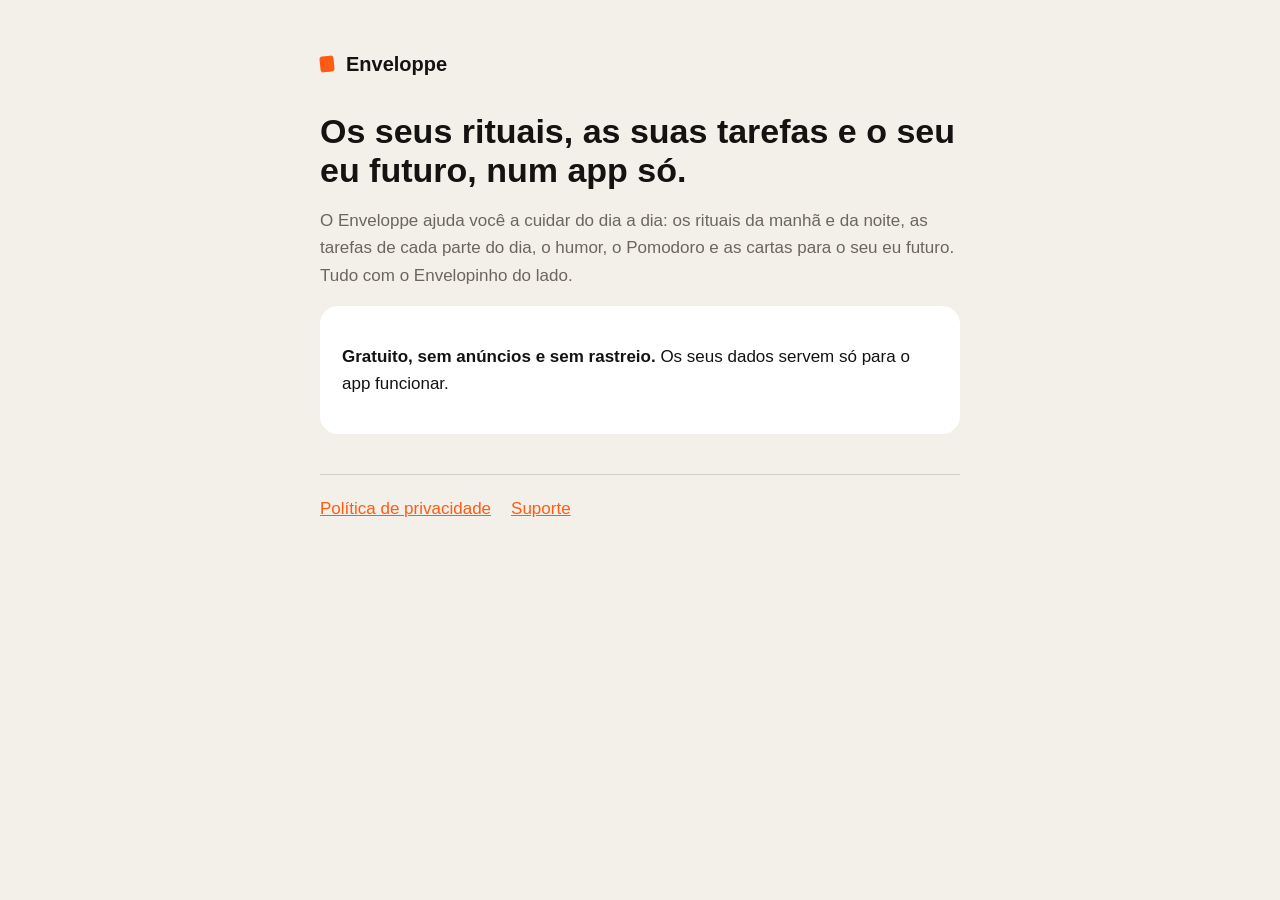
<file: index.html>
<!doctype html>
<html lang="pt-BR">
<head>
  <meta charset="utf-8">
  <meta name="viewport" content="width=device-width, initial-scale=1">
  <title>Enveloppe</title>
  <meta name="description" content="Enveloppe: os seus rituais, tarefas e o seu eu futuro, num app só.">
  <link rel="stylesheet" href="estilo.css">
</head>
<body>
<main>
  <header><span class="selo"></span><a href="./">Enveloppe</a></header>
  <h1>Os seus rituais, as suas tarefas e o seu eu futuro, num app só.</h1>
  <p class="suave">O Enveloppe ajuda você a cuidar do dia a dia: os rituais da manhã e da noite, as tarefas de cada parte do dia, o humor, o Pomodoro e as cartas para o seu eu futuro. Tudo com o Envelopinho do lado.</p>
  <div class="cartao">
    <p><strong>Gratuito, sem anúncios e sem rastreio.</strong> Os seus dados servem só para o app funcionar.</p>
  </div>
  <nav>
    <a href="privacidade/">Política de privacidade</a>
    <a href="suporte/">Suporte</a>
  </nav>
</main>
</body>
</html>
</file>
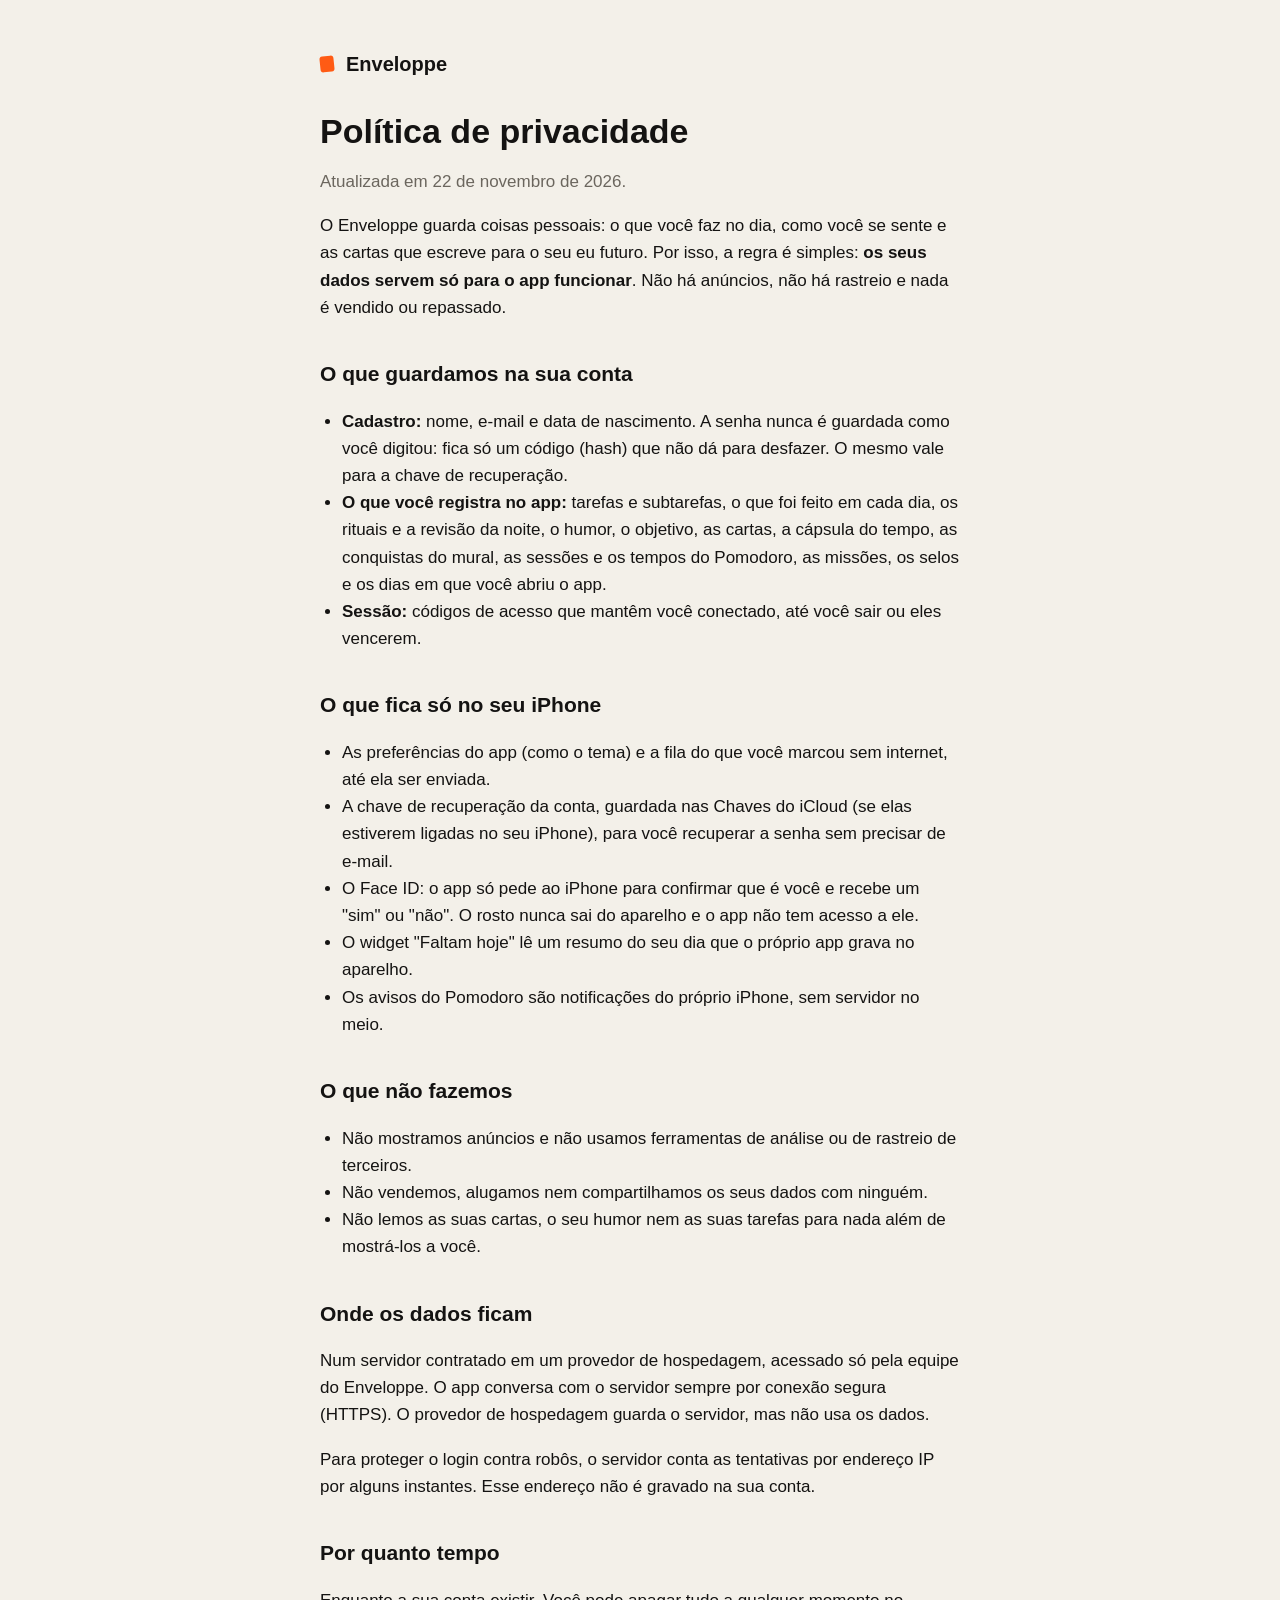
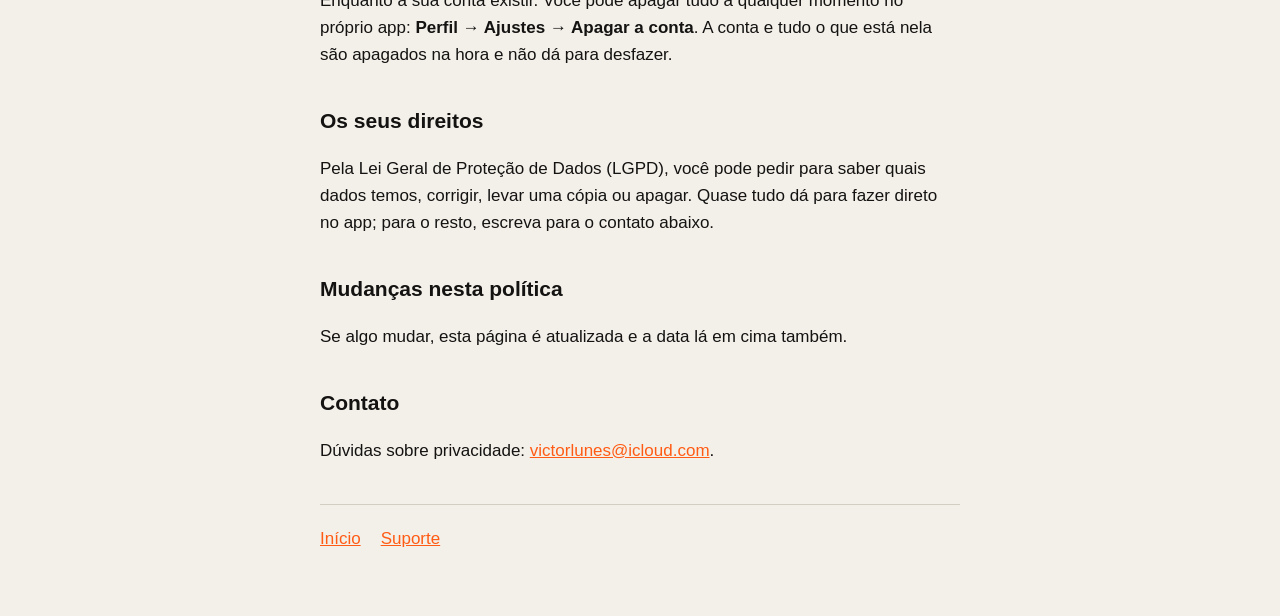
<file: privacidade/index.html>
<!doctype html>
<html lang="pt-BR">
<head>
  <meta charset="utf-8">
  <meta name="viewport" content="width=device-width, initial-scale=1">
  <title>Privacidade · Enveloppe</title>
  <link rel="stylesheet" href="../estilo.css">
</head>
<body>
<main>
  <header><span class="selo"></span><a href="../">Enveloppe</a></header>
  <h1>Política de privacidade</h1>
  <p class="suave">Atualizada em 22 de novembro de 2026.</p>

  <p>O Enveloppe guarda coisas pessoais: o que você faz no dia, como você se sente e as cartas que escreve para o seu eu futuro. Por isso, a regra é simples: <strong>os seus dados servem só para o app funcionar</strong>. Não há anúncios, não há rastreio e nada é vendido ou repassado.</p>

  <h2>O que guardamos na sua conta</h2>
  <ul>
    <li><strong>Cadastro:</strong> nome, e-mail e data de nascimento. A senha nunca é guardada como você digitou: fica só um código (hash) que não dá para desfazer. O mesmo vale para a chave de recuperação.</li>
    <li><strong>O que você registra no app:</strong> tarefas e subtarefas, o que foi feito em cada dia, os rituais e a revisão da noite, o humor, o objetivo, as cartas, a cápsula do tempo, as conquistas do mural, as sessões e os tempos do Pomodoro, as missões, os selos e os dias em que você abriu o app.</li>
    <li><strong>Sessão:</strong> códigos de acesso que mantêm você conectado, até você sair ou eles vencerem.</li>
  </ul>

  <h2>O que fica só no seu iPhone</h2>
  <ul>
    <li>As preferências do app (como o tema) e a fila do que você marcou sem internet, até ela ser enviada.</li>
    <li>A chave de recuperação da conta, guardada nas Chaves do iCloud (se elas estiverem ligadas no seu iPhone), para você recuperar a senha sem precisar de e-mail.</li>
    <li>O Face ID: o app só pede ao iPhone para confirmar que é você e recebe um "sim" ou "não". O rosto nunca sai do aparelho e o app não tem acesso a ele.</li>
    <li>O widget "Faltam hoje" lê um resumo do seu dia que o próprio app grava no aparelho.</li>
    <li>Os avisos do Pomodoro são notificações do próprio iPhone, sem servidor no meio.</li>
  </ul>

  <h2>O que não fazemos</h2>
  <ul>
    <li>Não mostramos anúncios e não usamos ferramentas de análise ou de rastreio de terceiros.</li>
    <li>Não vendemos, alugamos nem compartilhamos os seus dados com ninguém.</li>
    <li>Não lemos as suas cartas, o seu humor nem as suas tarefas para nada além de mostrá-los a você.</li>
  </ul>

  <h2>Onde os dados ficam</h2>
  <p>Num servidor contratado em um provedor de hospedagem, acessado só pela equipe do Enveloppe. O app conversa com o servidor sempre por conexão segura (HTTPS). O provedor de hospedagem guarda o servidor, mas não usa os dados.</p>
  <p>Para proteger o login contra robôs, o servidor conta as tentativas por endereço IP por alguns instantes. Esse endereço não é gravado na sua conta.</p>

  <h2>Por quanto tempo</h2>
  <p>Enquanto a sua conta existir. Você pode apagar tudo a qualquer momento no próprio app: <strong>Perfil → Ajustes → Apagar a conta</strong>. A conta e tudo o que está nela são apagados na hora e não dá para desfazer.</p>

  <h2>Os seus direitos</h2>
  <p>Pela Lei Geral de Proteção de Dados (LGPD), você pode pedir para saber quais dados temos, corrigir, levar uma cópia ou apagar. Quase tudo dá para fazer direto no app; para o resto, escreva para o contato abaixo.</p>

  <h2>Mudanças nesta política</h2>
  <p>Se algo mudar, esta página é atualizada e a data lá em cima também.</p>

  <h2>Contato</h2>
  <p>Dúvidas sobre privacidade: <a href="mailto:victorlunes@icloud.com">victorlunes@icloud.com</a>.</p>

  <nav>
    <a href="../">Início</a>
    <a href="../suporte/">Suporte</a>
  </nav>
</main>
</body>
</html>
</file>
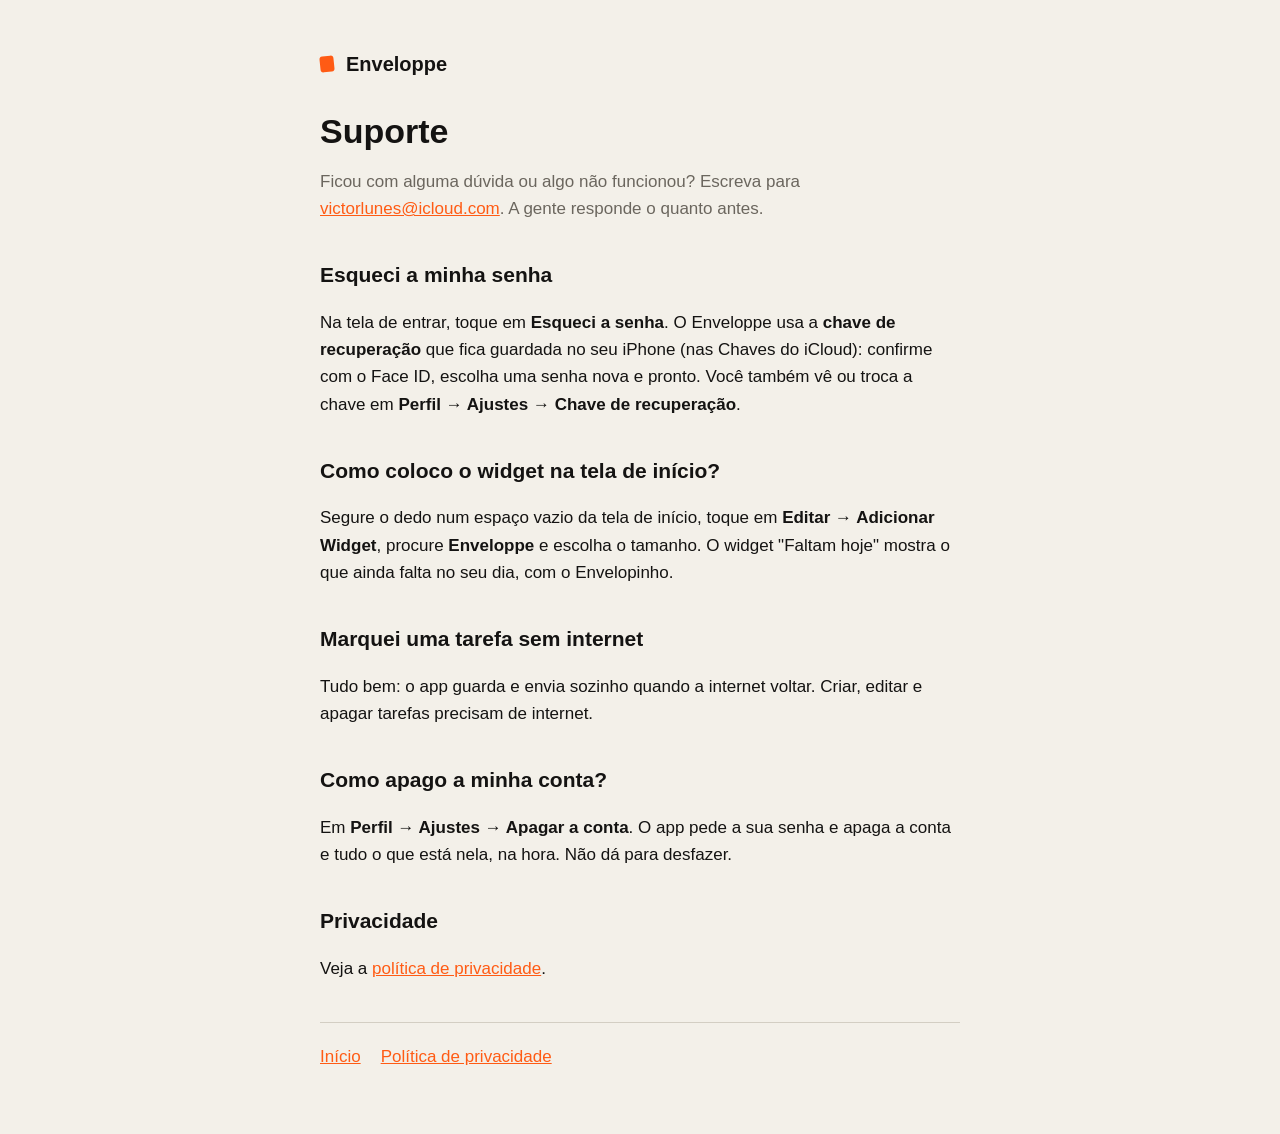
<file: suporte/index.html>
<!doctype html>
<html lang="pt-BR">
<head>
  <meta charset="utf-8">
  <meta name="viewport" content="width=device-width, initial-scale=1">
  <title>Suporte · Enveloppe</title>
  <link rel="stylesheet" href="../estilo.css">
</head>
<body>
<main>
  <header><span class="selo"></span><a href="../">Enveloppe</a></header>
  <h1>Suporte</h1>
  <p class="suave">Ficou com alguma dúvida ou algo não funcionou? Escreva para <a href="mailto:victorlunes@icloud.com">victorlunes@icloud.com</a>. A gente responde o quanto antes.</p>

  <h2>Esqueci a minha senha</h2>
  <p>Na tela de entrar, toque em <strong>Esqueci a senha</strong>. O Enveloppe usa a <strong>chave de recuperação</strong> que fica guardada no seu iPhone (nas Chaves do iCloud): confirme com o Face ID, escolha uma senha nova e pronto. Você também vê ou troca a chave em <strong>Perfil → Ajustes → Chave de recuperação</strong>.</p>

  <h2>Como coloco o widget na tela de início?</h2>
  <p>Segure o dedo num espaço vazio da tela de início, toque em <strong>Editar → Adicionar Widget</strong>, procure <strong>Enveloppe</strong> e escolha o tamanho. O widget "Faltam hoje" mostra o que ainda falta no seu dia, com o Envelopinho.</p>

  <h2>Marquei uma tarefa sem internet</h2>
  <p>Tudo bem: o app guarda e envia sozinho quando a internet voltar. Criar, editar e apagar tarefas precisam de internet.</p>

  <h2>Como apago a minha conta?</h2>
  <p>Em <strong>Perfil → Ajustes → Apagar a conta</strong>. O app pede a sua senha e apaga a conta e tudo o que está nela, na hora. Não dá para desfazer.</p>

  <h2>Privacidade</h2>
  <p>Veja a <a href="../privacidade/">política de privacidade</a>.</p>

  <nav>
    <a href="../">Início</a>
    <a href="../privacidade/">Política de privacidade</a>
  </nav>
</main>
</body>
</html>
</file>
<file: estilo.css>
/* As cores do app (lib/ui/core/themes/colors.dart). Fontes do sistema: a página não carrega nada de fora. */
:root {
  --papel: #F3F0E9;
  --cartao: #FFFFFF;
  --tinta: #141312;
  --suave: #6B665E;
  --linha: #D3CEC3;
  --sinal: #FF5B14;
}
@media (prefers-color-scheme: dark) {
  :root {
    --papel: #151413;
    --cartao: #2A2724;
    --tinta: #F1EDE6;
    --suave: #A19B91;
    --linha: #3B3732;
    --sinal: #FF6A2B;
  }
}
* { box-sizing: border-box; }
body {
  margin: 0;
  background: var(--papel);
  color: var(--tinta);
  font: 17px/1.6 -apple-system, BlinkMacSystemFont, "Segoe UI", Roboto, Helvetica, Arial, sans-serif;
}
main { max-width: 680px; margin: 0 auto; padding: 48px 20px 64px; }
header { display: flex; align-items: center; gap: 12px; margin-bottom: 32px; }
header a { color: inherit; text-decoration: none; font-weight: 700; font-size: 20px; }
.selo { width: 14px; height: 16px; background: var(--sinal); border-radius: 3px; transform: rotate(-6deg); }
h1 { font-size: 34px; line-height: 1.15; margin: 0 0 8px; }
h2 { font-size: 21px; margin: 36px 0 8px; }
p, li { color: var(--tinta); }
.suave, small { color: var(--suave); }
a { color: var(--sinal); }
.cartao { background: var(--cartao); border-radius: 18px; padding: 20px 22px; margin: 16px 0; }
nav { display: flex; gap: 20px; flex-wrap: wrap; margin-top: 40px; padding-top: 20px; border-top: 1px solid var(--linha); }
ul { padding-left: 22px; }
</file>
